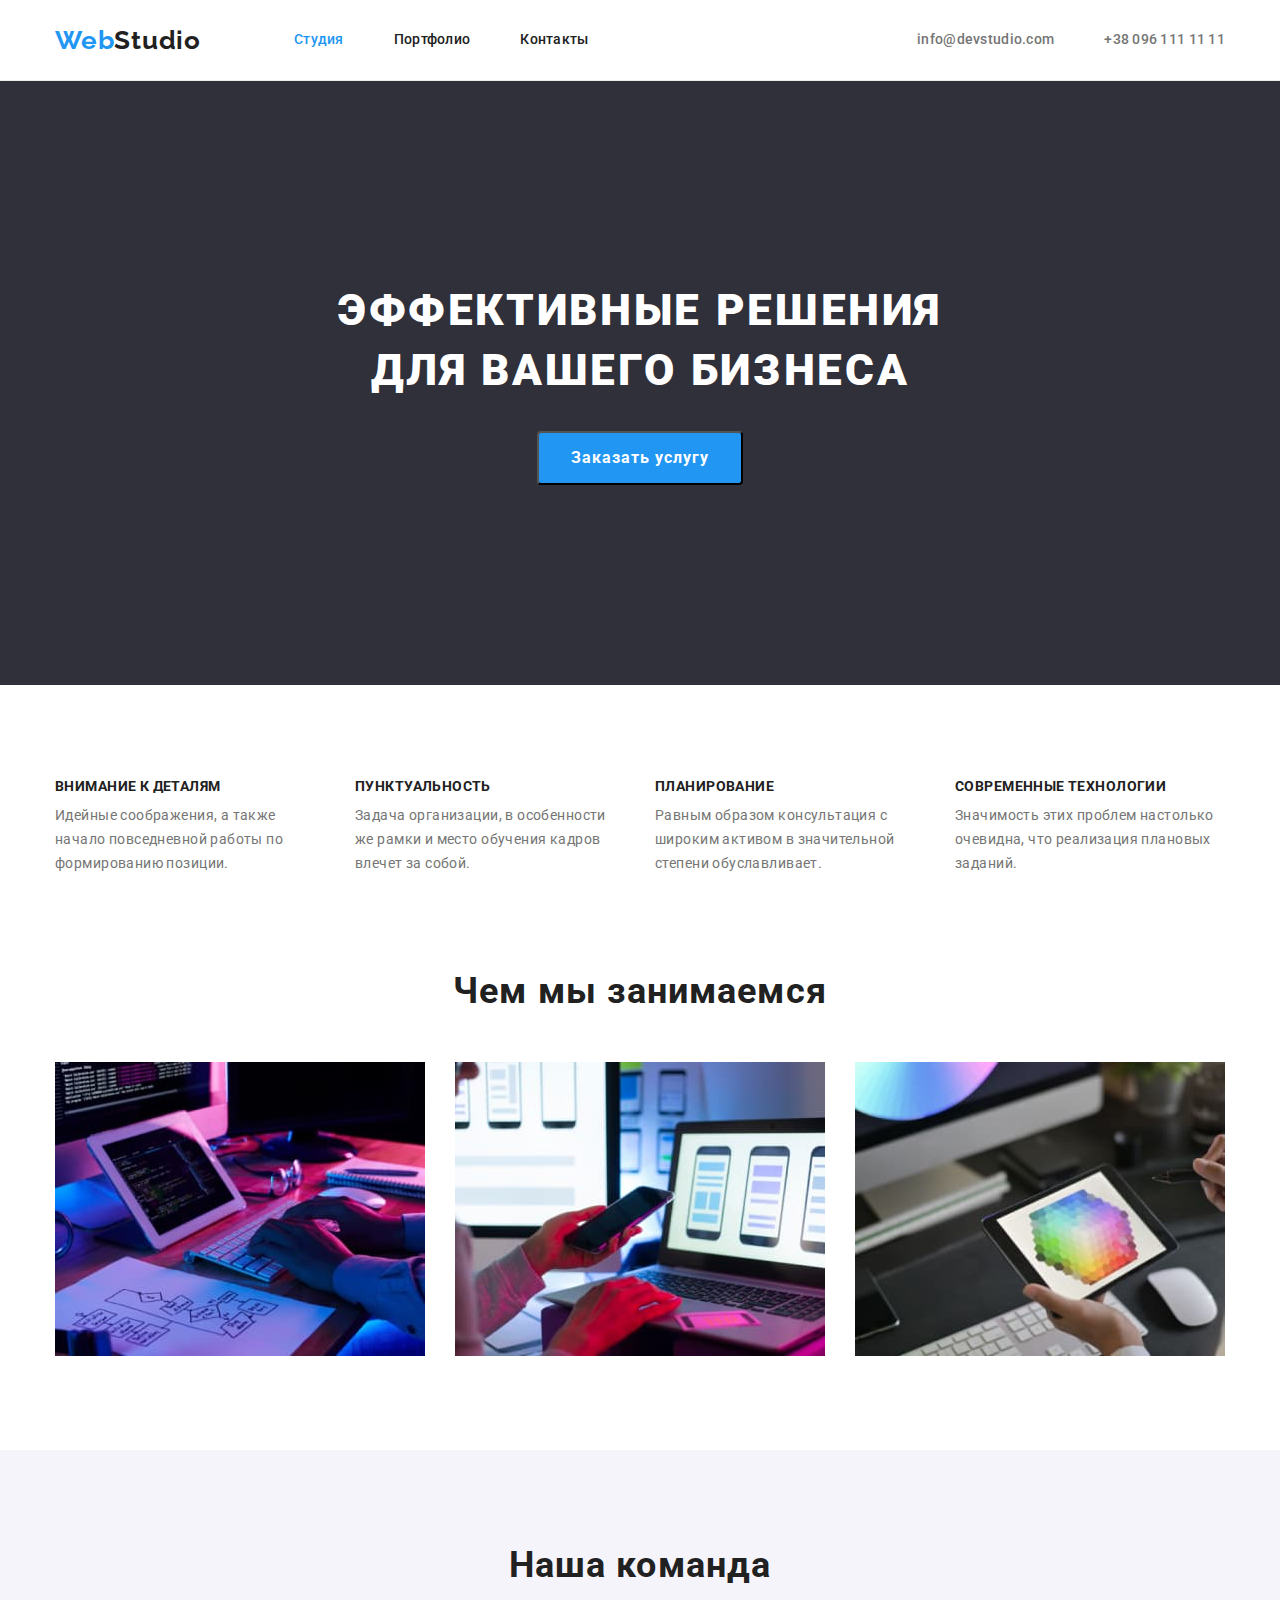
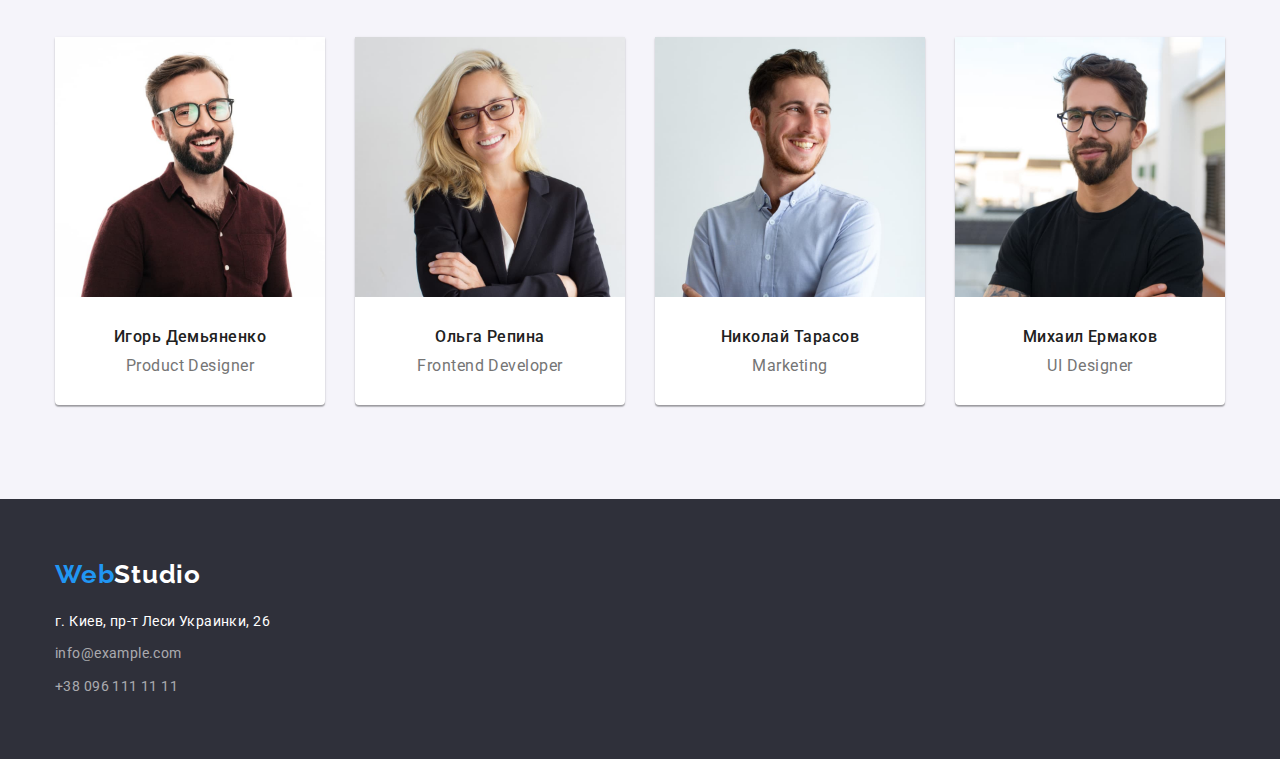
<file: index.html>
<!DOCTYPE html>
<html lang="ru">
  <head>
    <meta charset="UTF-8" />
    <meta http-equiv="X-UA-Compatible" content="IE=edge" />
    <meta name="viewport" content="width=device-width, initial-scale=1.0" />
    <title>Студия</title>
    <link rel="stylesheet" href="https://cdn.jsdelivr.net/npm/modern-normalize@1.1.0/modern-normalize.min.css">
    <link rel="preconnect" href="https://fonts.googleapis.com" />
    <link rel="preconnect" href="https://fonts.gstatic.com" crossorigin />
    <link
      href="https://fonts.googleapis.com/css2?family=Raleway:wght@700&family=Roboto:wght@400;500;700;900&display=swap"
      rel="stylesheet"
    />
    <link rel="stylesheet" href="./css/styles.css" />
  </head>
  <body>
    <header class="page-header">
     <div class="container page-header-container">
        <a href="/" lang="en" class="logo-header link"><span class="web">Web</span>Studio</a>
        <nav class="site-nav">
        <ul class="menu list">
          <li class="item"><a href="./index.html" class="menu-link link current">Студия</a></li>
          <li class="item"><a href="./portfolio.html" class="menu-link link">Портфолио</a></li>
          <li class="item"><a href="" class="menu-link link">Контакты</a></li>
        </ul>
        </nav>
        <ul class="contact list">
          <li class="item"><a href="mailto:info@devstudio.com" class="contact-link link">info@devstudio.com</a></li>
          <li class="item"><a href="tel:+380961111111" class="contact-link link">+38 096 111 11 11</a></li>
        </ul>
      </div>     
    </header>

    <main>      
      <section class="section hero">
          <div class="container">
            <h1 class="hero-title">Эффективные решения для вашего бизнеса</h1>
            <button type="button" class="hero-button">Заказать услугу</button>
          </div>
      </section>  
      <section class="section feature">
        <h2 hidden>Наши достоинства</h2>
        <ul class="menu-feature list container">
          <li class="item">
            <h3 class="suptitle">Внимание к деталям</h3>
            <p>
              Идейные соображения, а также начало повседневной работы по
              формированию позиции.
            </p>
          </li>
          <li class="item">
            <h3 class="suptitle">Пунктуальность</h3>
            <p>
              Задача организации, в особенности же рамки и место обучения кадров
              влечет за собой.
            </p>
          </li>
          <li class="item">
            <h3 class="suptitle">Планирование</h3>
            <p>
              Равным образом консультация с широким активом в значительной
              степени обуславливает.
            </p>
          </li>
          <li class="item">
            <h3 class="suptitle">Современные технологии</h3>
            <p>
              Значимость этих проблем настолько очевидна, что реализация
              плановых заданий.
            </p>
          </li>
        </ul>
      </section>
      <section class="section specialty">
        <div class="container">
        <h2 class="section-title">Чем мы занимаемся</h2>
        <ul class="menu-specialty list">
          <li class="item">
            <img 
              src="./images/image_1.jpg"
              alt="Декстопные приложения"
              width="370"
            />
          </li>
          <li class="item">
            <img  
              src="./images/image_2.jpg"
              alt="Мобильные приложения"
              width="370"
            />
          </li>
          <li class="item">
            <img 
              src="./images/image_3.jpg"
              alt="Дизайнерские решения"
              width="370"
            />
          </li>
        </ul>
      </div>
      </section>
      <section class="section command">
        <div class="container">
        <h2 class="section-title">Наша команда</h2>
        <ul class="menu-command list">
          <li class="item">
            <img 
              src="./images/photo_1.jpg"
              alt="фото Игорь Демьяненко"
              width="270"
            />
            <div class="command-title">
              <h3 class="command-suptitle">Игорь Демьяненко</h3>
              <p>Product Designer</p>
            </div>            
          </li>
          <li class="item">
            <img 
              src="./images/photo_2.jpg"
              alt="фото Ольга Репина"
              width="270"
            />
            <div class="command-title">
              <h3 class="command-suptitle">Ольга Репина</h3>
              <p>Frontend Developer</p>
            </div>            
          </li>
          <li class="item">
            <img 
              src="./images/photo_3.jpg"
              alt="фото Николай Тарасов"
              width="270"
            />
            <div class="command-title">
              <h3 class="command-suptitle">Николай Тарасов</h3>
              <p>Marketing</p>
            </div>            
          </li>
          <li class="item">
            <img 
              src="./images/photo_4.jpg"
              alt="фото Михаил Ермаков"
              width="270"
            />
            <div class="command-title">
              <h3 class="command-suptitle">Михаил Ермаков</h3>
              <p>UI Designer</p>
            </div>            
          </li>
        </ul>
      </div>
      </section>
    </main>
    <footer class="page-footer">
      <div class="container">
        <a href="/" lang="en" class="logo-footer link"><span class="web">Web</span>Studio</a>
      <address class="menu-adress list">
        <a
          href="https://goo.gl/maps/tCEEzUzhiPWo1VKw8"
          class="adress-item link"
          target="_blank"
          rel="noopener noreferrer"
          >г. Киев, пр-т Леси Украинки, 26</a>
        <a href="mailto:info@example.com" class="email-item link">info@example.com</a> 
        <a href="tel:+380961111111" class="phone-item link">+38 096 111 11 11</a> 
      </address>
      </div>      
    </footer>
  </body>
</html>
</file>
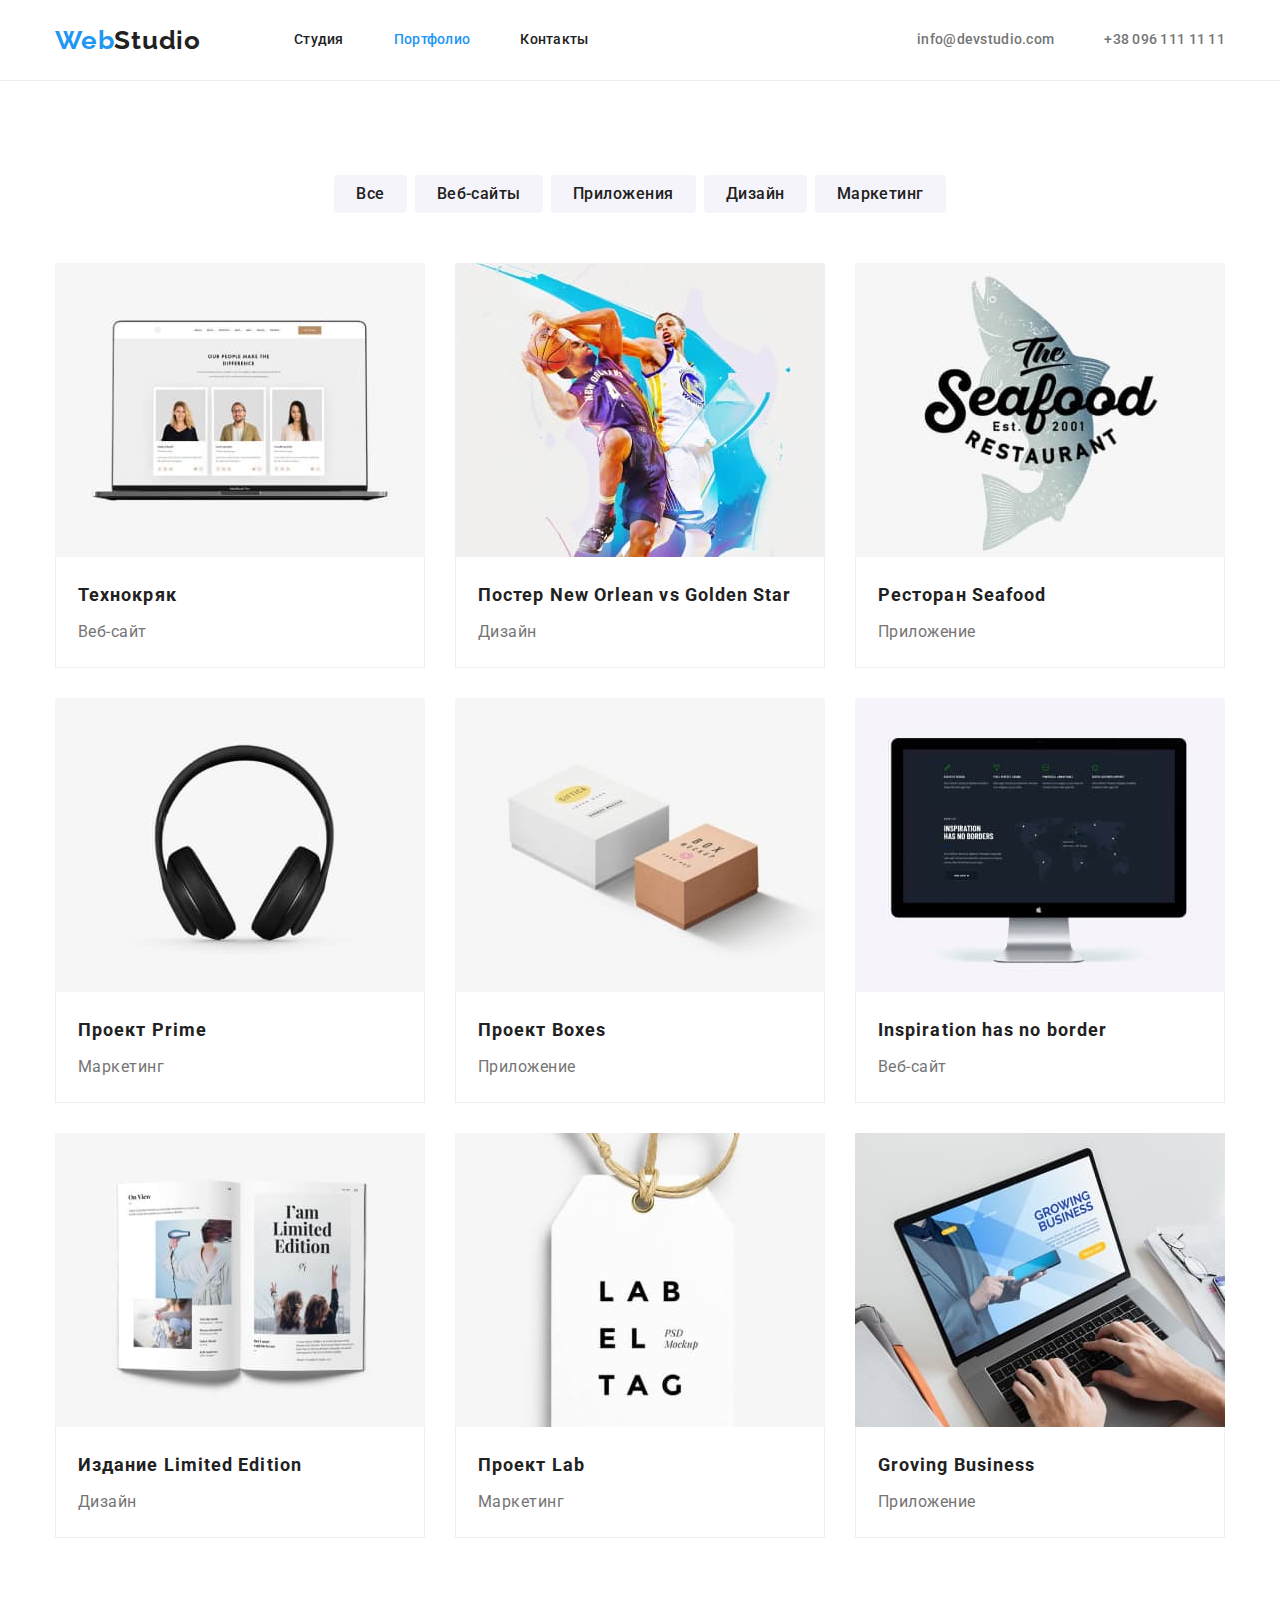
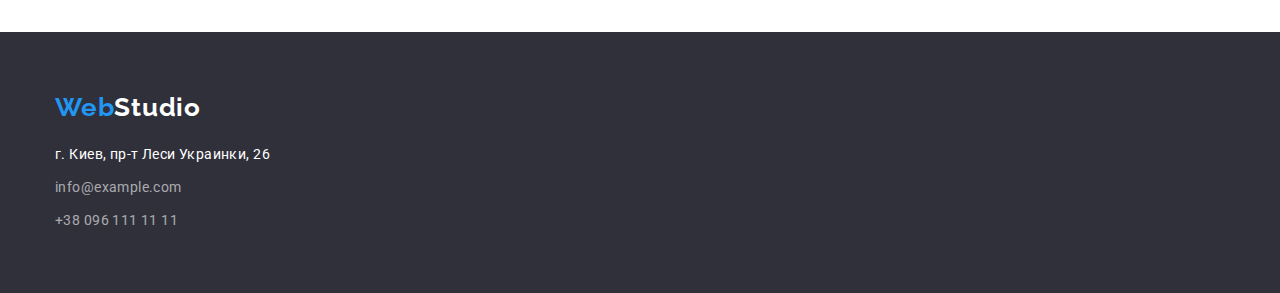
<file: portfolio.html>
<!DOCTYPE html>
<html lang="ru">
<head>
    <meta charset="UTF-8" />
    <meta http-equiv="X-UA-Compatible" content="IE=edge" />
    <meta name="viewport" content="width=device-width, initial-scale=1.0" />
    <title>Портфолио</title>
    <link rel="stylesheet" href="https://cdn.jsdelivr.net/npm/modern-normalize@1.1.0/modern-normalize.min.css">
    <link rel="preconnect" href="https://fonts.googleapis.com" />
    <link rel="preconnect" href="https://fonts.gstatic.com" crossorigin />
    <link
      href="https://fonts.googleapis.com/css2?family=Raleway:wght@700&family=Roboto:wght@400;500;700;900&display=swap"
      rel="stylesheet"
    />
    <link rel="stylesheet" href="./css/styles.css" />
</head>
<body>
    <header class="page-header">
        <div class="container page-header-container">
            <a href="/" lang="en" class="logo-header link"><span class="web">Web</span>Studio</a>
        <nav class="site-nav">
            <ul class="menu list">
                <li class="item"><a href="./index.html" class="menu-link link">Студия</a></li>
                <li class="item"><a href="./portfolio.html" class="menu-link link current">Портфолио</a></li>
                <li class="item"><a href="" class="menu-link link">Контакты</a></li>
            </ul>
        </nav>
        <ul class="contact list">
            <li class="item"><a href="mailto:info@devstudio.com" class="contact-link link">info@devstudio.com</a></li>
            <li class="item"><a href="tel:+380961111111" class="contact-link link">+38 096 111 11 11</a></li>
        </ul>
        </div>        
    </header>

    <main>
       <section class="section projects">
        <div class="container">
            <h1 hidden>Проекты</h1>
        <ul class="button list">
            <li class="item"><button type="button" class="portfolio-button">Все</button></li>
            <li class="item"><button type="button" class="portfolio-button">Веб-сайты</button></li>
            <li class="item"><button type="button" class="portfolio-button">Приложения</button></li>
            <li class="item"><button type="button" class="portfolio-button">Дизайн</button></li>
            <li class="item"><button type="button" class="portfolio-button">Маркетинг</button></li>
        </ul>
        <ul class="project-menu">
            <li class="list item">
                <a href="" class="project-link link"><img src="./images/project-1.jpg" alt="Фото команды проекта" width="370"/>
                    <div class="project-title">
                        <h2 class="project-suptitle">Технокряк</h2>
                        <p>Веб-сайт</p> 
                    </div>               
                </a>               
            </li>
            <li class="list item">
                <a href="" class="project-link link"><img src="./images/project-2.jpg" alt="Баскетбольный постер" width="370"/>
                    <div class="project-title">
                        <h2 class="project-suptitle">Постер New Orlean vs Golden Star</h2>
                        <p>Дизайн</p>
                    </div>                
                </a>
            </li>
            <li class="list item">
                <a href="" class="project-link link"><img src="./images/project-3.jpg" alt="Лого ресторана" width="370"/>
                    <div class="project-title">
                        <h2 class="project-suptitle">Ресторан Seafood</h2>
                        <p>Приложение</p>
                    </div>                
                </a>
            </li>
            <li class="list item">
                <a href="" class="project-link link"><img src="./images/project-4.jpg" alt="Наушники" width="370"/>
                    <div class="project-title">
                        <h2 class="project-suptitle">Проект Prime</h2>
                        <p>Маркетинг</p>
                    </div>                
                </a>
            </li>
            <li class="list item">
                <a href="" class="project-link link"><img src="./images/project-5.jpg" alt="Упаковочные коробки" width="370"/>
                    <div class="project-title">
                        <h2 class="project-suptitle">Проект Boxes</h2>
                        <p>Приложение</p>
                    </div>                
                </a>
            </li>
            <li class="list item">
                <a href="" class="project-link link"><img src="./images/project-6.jpg" alt="Проект на экране монитора" width="370"/>
                    <div class="project-title">
                        <h2 class="project-suptitle">Inspiration has no border</h2>
                        <p>Веб-сайт</p>
                    </div>                
                </a>
            </li>
            <li class="list item">
                <a href="" class="project-link link"><img src="./images/project-7.jpg" alt="Раскрытая книга" width="370"/>
                    <div class="project-title">
                        <h2 class="project-suptitle">Издание Limited Edition</h2>
                        <p>Дизайн</p>
                    </div>                
                </a>
            </li>
            <li class="list item">
                <a href="" class="project-link link"><img src="./images/project-8.jpg" alt="Бирка с лого проекта" width="370"/>
                    <div class="project-title">
                        <h2 class="project-suptitle">Проект Lab</h2>
                        <p>Маркетинг</p>
                    </div>                
                </a>
            </li>
            <li class="list">
                <a href="" class="project-link link"><img src="./images/project-9.jpg" alt="Проект на экране ноутбука" width="370"/>
                    <div class="project-title">
                        <h2 class="project-suptitle">Groving Business</h2>
                        <p>Приложение</p>
                    </div>               
                </a>
            </li> 
        </ul>
        </div>
    </section>
        
    </main>
    <footer class="page-footer">
        <div class="container">
            <a href="/" lang="en" class="logo-footer link"><span class="web">Web</span>Studio</a>
        <address class="menu-adress list">
            <a 
                href="https://goo.gl/maps/tCEEzUzhiPWo1VKw8" 
                class="adress-item link" 
                target="_blank"
                rel="noopener noreferrer">г. Киев, пр-т Леси
                Украинки, 26</a>
            <a href="mailto:info@example.com" class="email-item link">info@example.com</a> 
            <a href="tel:+380961111111" class="phone-item link">+38 096 111 11 11</a> 
        </address>
        </div>       
    </footer>
</body>

</html>
</file>
<file: css/styles.css>
:root { 
    --primary-font: 'Roboto', sans-serif;
    --secondary-font: 'Raleway', sans-serif;
    --primary-text-color: #757575;
    --secondary-text-color: #FFFFFF;
    --title-color:#212121; 
    --accent-color: #2196F3;
    --main-background-color:#FFFFFF;
    --secondary-background-color:#F5F4FA;
    --dark-background-color: #2F303A;
    --button-background-color: #F5F4FA;
    --hero-button-hover-background-color: #188CE8;
    --border-color:#EEEEEE;
    --contact-color:rgba(255, 255, 255, 0.6);
}
h1, h2, h3, h4, p {
    margin-top: 0;
    margin-bottom: 0;
}
ul, ol {
    margin-top: 0;
    margin-bottom: 0;
    padding-left: 0;
}
img {
    display: block;
    max-width: 100%;
    height: auto;
}
.list {
    list-style: none;
}
.link {
    text-decoration: none;
}
body {
    color: var(--primary-text-color);
    font-family: var(--primary-font);
    background: var(--main-background-color);
}
.container {
    width: 1200px;
    margin-left: auto;
    margin-right: auto;
    padding-left: 15px;
    padding-right: 15px;
}
/* =================COMPONENTS=============== */
.section {
    padding-top: 94px;
    padding-bottom: 94px;
}
.section-title {
    margin-bottom: 50px;

    font-size: 36px;
    line-height: 1.17;
    text-align: center;
    letter-spacing: 0.03em;
    color: var(--title-color);
}

/* ===================HEADER================= */
.page-header {   
    background-color:var(--primary-background-color);
    border-bottom: 1px solid #ececec;
}
.page-header-container {
    display: flex;
    align-items: center;
}
.logo-header {
    margin-right: 93px;
    font-family: var(--secondary-font);
    font-weight: 700;
    font-size: 26px;
    line-height: 1.19;
    letter-spacing: 0.03em;
    color: var(--title-color);
    }
.web {
    color: var(--accent-color);
}    
.menu-link {
    display: block;
    padding-top: 32px;
    padding-bottom: 32px;
    font-weight: 500;
    font-size: 14px;
    line-height: 1.14;
    letter-spacing: 0.02em;    
    color: var(--title-color);    
}
.contact-link {
    display: block;
    padding-top: 32px;
    padding-bottom: 32px;
    font-weight: 500;
    font-size: 14px;
    line-height: 1.14;
    letter-spacing: 0.02em;
    color: var(--primary-text-color);
}
.menu-link:hover,
.menu-link:focus {
    color: var(--accent-color);
}
.contact-link:hover,
.contact-link:focus {
    color: var(--accent-color); 
}
.current {
    color: var(--accent-color);
}
.menu {
    display: flex;
}
.menu .item:not(:last-child) {
    margin-right: 50px;
}
.contact {
    display: flex;
    margin-left: auto;
}
.contact .item:not(:last-child) {
    margin-right: 50px;
}
/* =================/HEADER=================== */

/* ===================HERO==================== */
.hero {
    text-align: center;
    background-color: var(--dark-background-color);
    padding-top: 200px;
    padding-bottom: 200px;
}
.hero-title {
    margin-left: 252px;
    margin-right: 252px;
    margin-bottom: 30px;

    font-weight: 900;
    font-size: 44px;
    line-height: 1.36;
    text-align: center;
    letter-spacing: 0.06em;
    text-transform: uppercase;
    color: var(--secondary-text-color);    
}
.hero-button {
    padding-top: 10px;
    padding-bottom: 10px;
    padding-left: 32px;
    padding-right: 32px;
    border-radius: 4px;

    text-align: center;
    font-weight: 700;
    font-size: 16px;
    line-height: 1.87;
    letter-spacing: 0.06em;            
    background-color: #2196F3;
    color: var(--secondary-text-color);
    cursor: pointer;
}
.hero-button:hover,
.hero-button:focus {
    background-color:var(--hero-button-hover-background-color);
}
/* ====================/HERO==================== */

/* ====================FEATURE================== */
.feature {
    padding-bottom: 47px;
}
.suptitle { 
    margin-bottom: 10px;

    font-size: 14px;
    line-height: 1.14;
    letter-spacing: 0.03em;
    text-transform: uppercase;    
    color: var(--title-color);
}
.menu-feature {
    display: flex;
   
    font-weight: 400;
    font-size: 14px;
    line-height: 1.71;
    letter-spacing: 0.03em;
    color: var(--primary-text-color);
}
.menu-feature .item {
    width: 270px;
}
.menu-feature .item:not(:last-child) {
    margin-right: 30px;
}
/* ====================/FEATURE================== */

/* ====================SPESIALTY================= */

.menu-specialty {
    display: flex;
}
.menu-specialty .item:not(:last-child) {
    margin-right: 30px;
}
/* ===================/SPESIALTY================= */
.specialty {
    padding-top: 47px;
}
/* ====================COMMAND=================== */
.command {
    background: var(--secondary-background-color);
}
.command-title {
    padding-left: 30px;
    padding-right: 30px;
    padding-top: 30px;
    padding-bottom: 30px;
}
.command-suptitle {
    padding-bottom: 10px;

    font-weight: 500;
    font-size: 16px;
    line-height: 1.19;
    text-align: center;
    letter-spacing: 0.03em;
    color: var(--title-color)
}
.menu-command {
    display: flex;

    font-weight: 400;
    font-size: 16px;
    line-height: 1.19;
    text-align: center;
    letter-spacing: 0.03em;
    color: var(--primary-text-color);
}
.menu-command .item {
    background: #FFFFFF;
    border-radius: 0px 0px 4px 4px;
    box-shadow: 0px 1px 3px rgba(0, 0, 0, 0.12), 0px 1px 1px rgba(0, 0, 0, 0.14), 0px 2px 1px rgba(0, 0, 0, 0.2);
}
.menu-command .item:not(:last-child) {
    margin-right: 30px;
}
/* ===================/COMMAND=================== */

/* ===================PROJECTS=================== */
.button {
    display: flex;
    justify-content: center;
    margin-bottom: 50px;
}
.button .item:not(:last-child) {
    margin-right: 8px;
}
.portfolio-button {
    padding-top: 6px;
    padding-bottom: 6px;
    padding-right: 22px;
    padding-left: 22px;
    border: none;
    border-radius: 4px;

    font-family: inherit;
    font-weight: 500;
    font-size: 16px;
    line-height: 1.63;
    text-align: center;
    letter-spacing: 0.03em;
    color: var(--title-color);
    background-color: var(--button-background-color);
    cursor: pointer;
}
.portfolio-button:hover,
.portfolio-button:focus {
    background-color: var(--accent-color);
    color: var(--secondary-text-color);
}
.project-menu {
    display: flex;
    flex-wrap: wrap;
    gap:30px; 
}
.project-link {
    font-weight: 400;
    font-size: 16px;
    line-height: 1.87;
    letter-spacing: 0.03em;
    color: var(--primary-text-color);
}
.project-menu .item {
    /* flex-basis: calc((100%-60px)/3);  */
}
.project-title {
    padding-top: 20px;
    padding-bottom: 20px;
    padding-left: 22px;
    
    border-left: 1px solid var(--border-color);
    border-right: 1px solid var(--border-color);
    border-bottom: 1px solid var(--border-color);
}
.project-suptitle {
    margin-bottom: 4px;

    font-size: 18px;
    line-height: 2.00;
    letter-spacing: 0.06em;
    color: var(--title-color);
}
/* ==================/PROJECTS=================== */

/* ===================FOOTER===================== */
.page-footer {
    background: var(--dark-background-color);
    padding-top: 60px; 
    padding-bottom: 60px;    
}
.logo-footer {
    display: block;
    margin-bottom: 20px;
    font-family: var(--secondary-font);
    font-weight: 700;
    font-size: 26px;
    line-height: 1.19;
    letter-spacing: 0.03em;
    color: var(--secondary-text-color);
}
.menu-adress {
    display: block;
    font-style: normal;
    font-weight: 400;
    font-size: 14px;
    line-height: 1.71;   
    letter-spacing: 0.03em;
}
.adress-item {
    display: block;
    margin-bottom: 9px;
    color: var(--secondary-text-color);
}
.email-item {
    display: block;
    margin-bottom: 9px;
    color: var(--contact-color);
}
.phone-item {
    display: block;
    color: var(--contact-color); 
}
.adress-item:hover,
.adress-item:focus {
    color: var(--accent-color);
}
.email-item:hover,
.email-item:focus {
    color: var(--accent-color);
}
.phone-item:hover,
.phone-item:focus {
    color: var(--accent-color);
}
</file>
